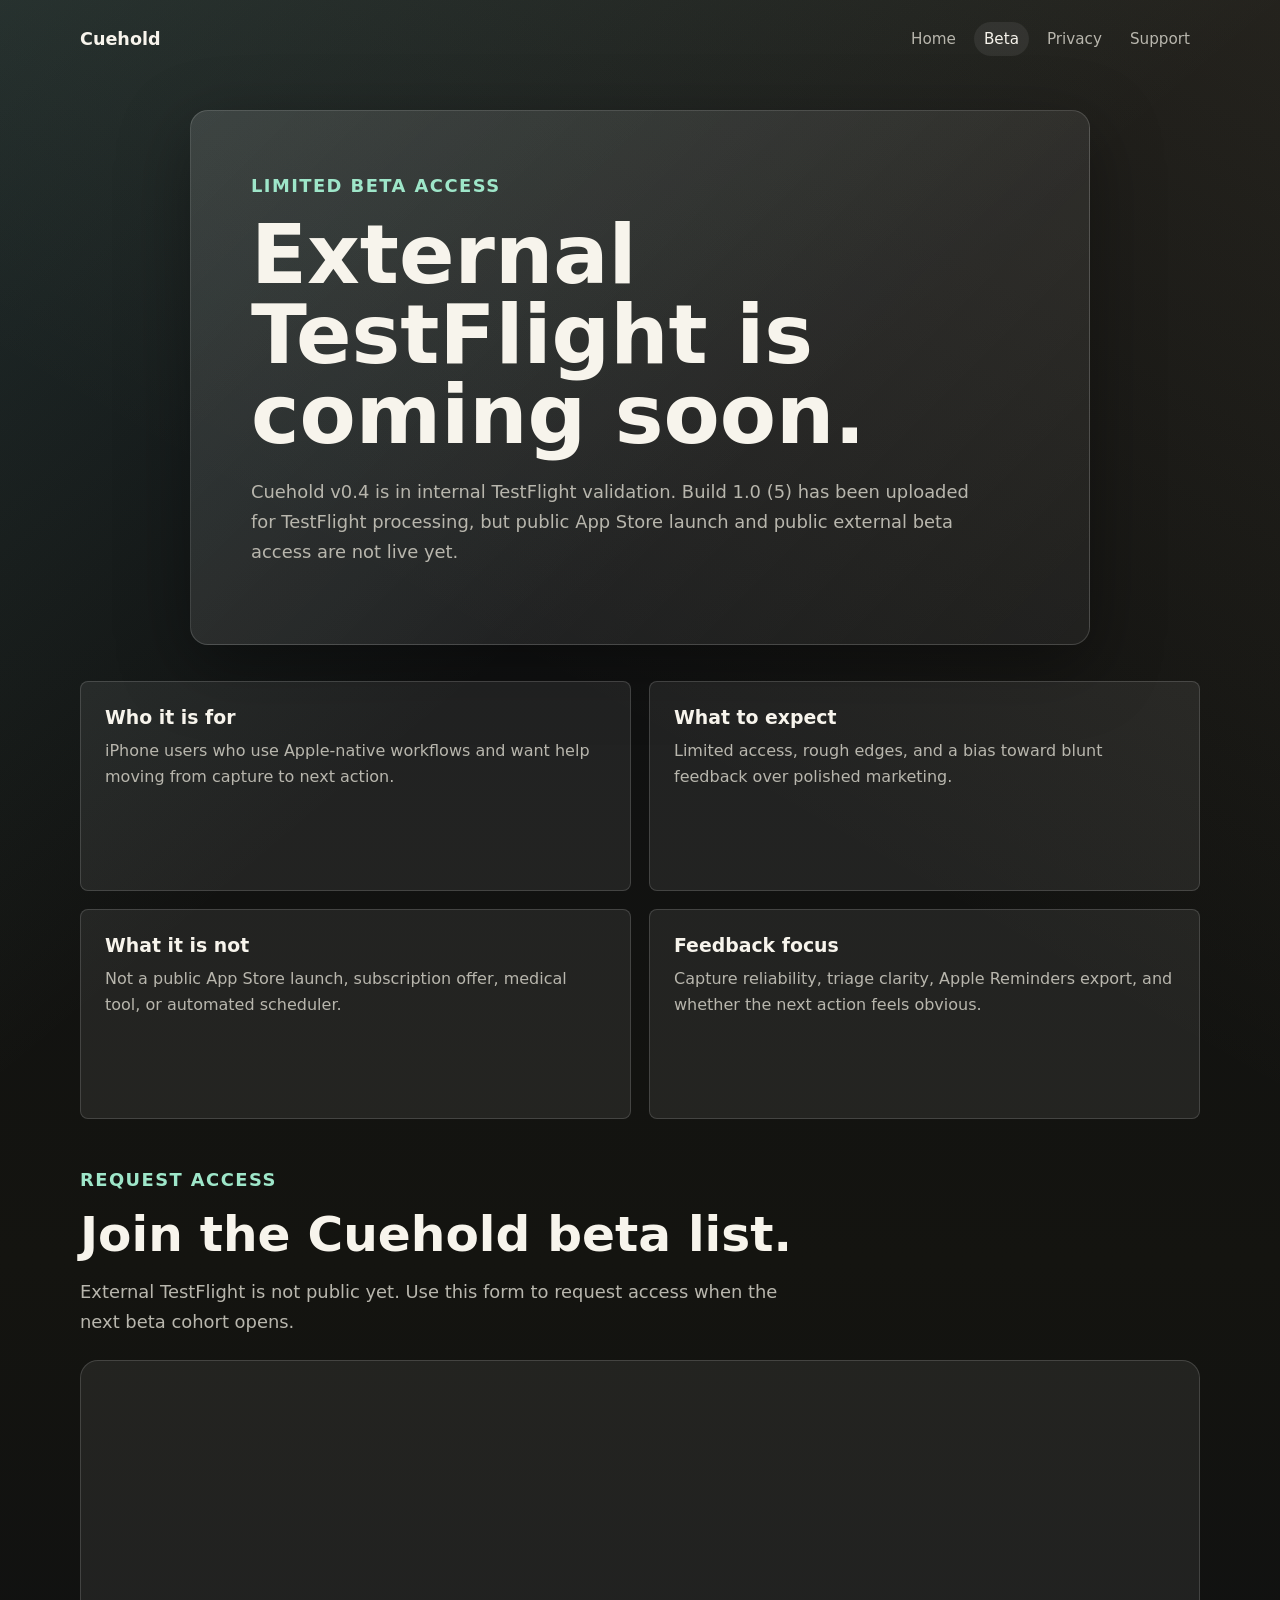
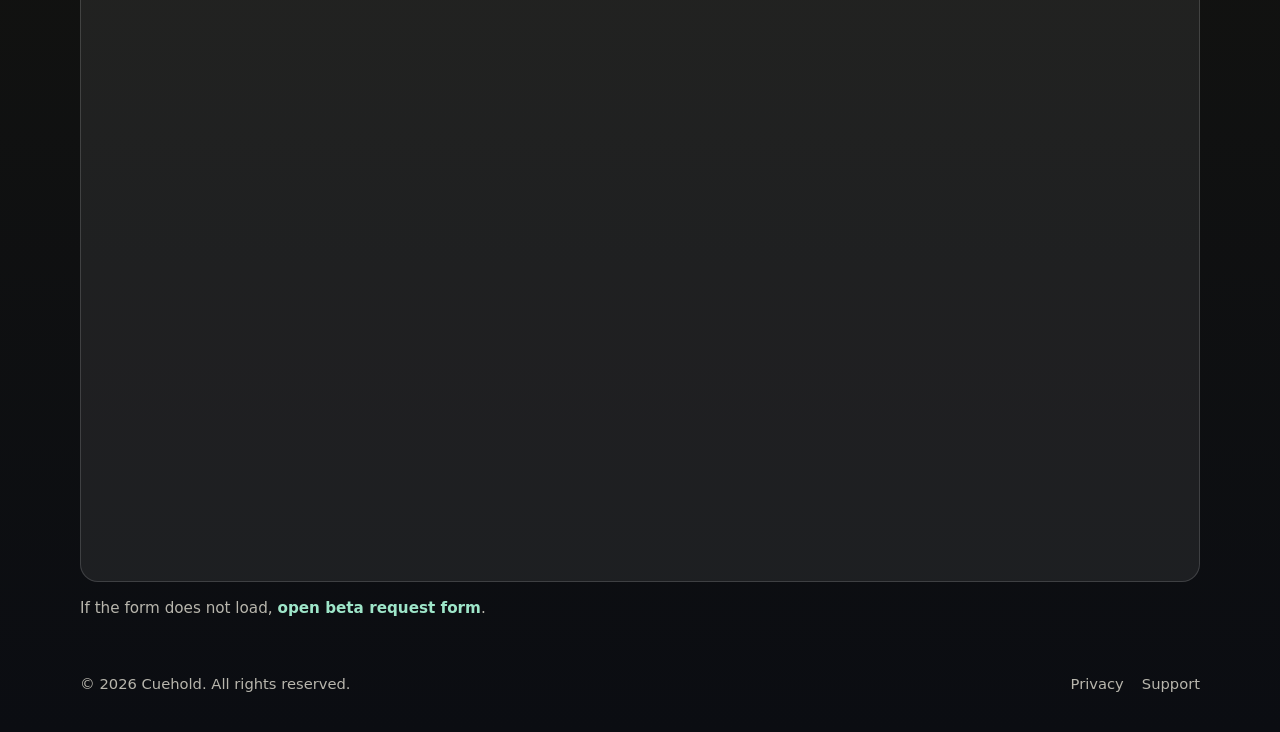
<file: beta.html>
<!doctype html>
<html lang="en-AU">
<head>
  <meta charset="utf-8" />
  <meta name="viewport" content="width=device-width, initial-scale=1" />
  <title>Beta Access — Cuehold</title>
  <meta name="description" content="Request limited beta access for Cuehold. Internal TestFlight is active; external beta access is coming soon." />
  <meta name="theme-color" content="#0b0d12" />
  <meta property="og:title" content="Cuehold Beta Access" />
  <meta property="og:description" content="Internal TestFlight is active. External beta access is coming soon." />
  <meta property="og:type" content="website" />
  <meta property="og:url" content="https://dillonmonop.github.io/cuehold/beta.html" />
  <link rel="canonical" href="https://dillonmonop.github.io/cuehold/beta.html" />
  <link rel="stylesheet" href="styles.css" />
</head>

<body>
  <header class="site-header">
    <a class="logo" href="index.html" aria-label="Cuehold home">Cuehold</a>

    <nav class="nav" aria-label="Primary">
      <a href="index.html">Home</a>
      <a href="beta.html" aria-current="page">Beta</a>
      <a href="privacy.html">Privacy</a>
      <a href="support.html">Support</a>
    </nav>
  </header>

  <main>
    <section class="page-hero">
      <p class="eyebrow">Limited beta access</p>
      <h1>External TestFlight is coming soon.</h1>
      <p>
        Cuehold v0.4 is in internal TestFlight validation. Build 1.0 (5) has been
        uploaded for TestFlight processing, but public App Store launch and public
        external beta access are not live yet.
      </p>
    </section>

    <section class="section compact">
      <div class="cards two">
        <article class="card">
          <h3>Who it is for</h3>
          <p>iPhone users who use Apple-native workflows and want help moving from capture to next action.</p>
        </article>

        <article class="card">
          <h3>What to expect</h3>
          <p>Limited access, rough edges, and a bias toward blunt feedback over polished marketing.</p>
        </article>

        <article class="card">
          <h3>What it is not</h3>
          <p>Not a public App Store launch, subscription offer, medical tool, or automated scheduler.</p>
        </article>

        <article class="card">
          <h3>Feedback focus</h3>
          <p>Capture reliability, triage clarity, Apple Reminders export, and whether the next action feels obvious.</p>
        </article>
      </div>
    </section>

    <section class="section compact" aria-labelledby="beta-form-heading">
      <div class="section-heading">
        <p class="eyebrow">Request access</p>
        <h2 id="beta-form-heading">Join the Cuehold beta list.</h2>
        <p>
          External TestFlight is not public yet. Use this form to request access
          when the next beta cohort opens.
        </p>
      </div>

      <div class="form-card">
        <iframe
          data-tally-src="https://tally.so/embed/dWzORN?alignLeft=1&hideTitle=1&transparentBackground=1&dynamicHeight=1"
          loading="lazy"
          width="100%"
          height="820"
          frameborder="0"
          marginheight="0"
          marginwidth="0"
          title="Cuehold Beta Request">
        </iframe>
      </div>
      <p class="form-fallback">
        If the form does not load, <a href="https://tally.so/r/dWzORN">open beta request form</a>.
      </p>
    </section>
  </main>

  <footer class="site-footer">
    <span>© 2026 Cuehold. All rights reserved.</span>
    <div>
      <a href="privacy.html">Privacy</a>
      <a href="support.html">Support</a>
    </div>
  </footer>

  <script>
    var d = document;
    var w = "https://tally.so/widgets/embed.js";
    var v = function () {
      if (typeof Tally !== "undefined") {
        Tally.loadEmbeds();
      } else {
        d.querySelectorAll("iframe[data-tally-src]:not([src])").forEach(function (e) {
          e.src = e.dataset.tallySrc;
        });
      }
    };

    if (typeof Tally !== "undefined") {
      v();
    } else if (d.querySelector('script[src="' + w + '"]') == null) {
      var s = d.createElement("script");
      s.src = w;
      s.onload = v;
      s.onerror = v;
      d.body.appendChild(s);
    }
  </script>
</body>
</html>
</file>
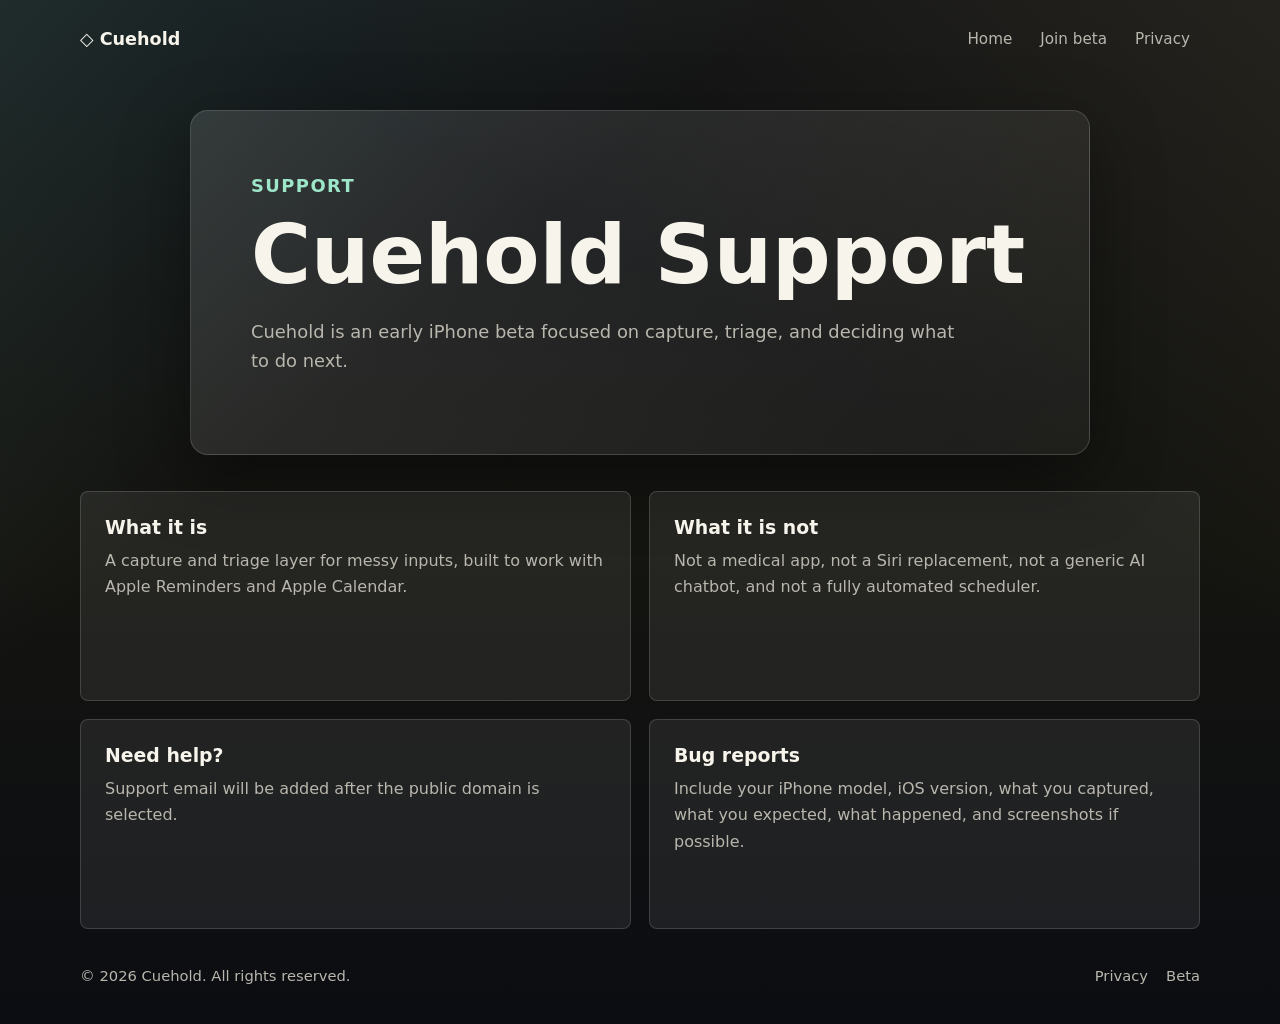
<file: support.html>
<!doctype html>
<html lang="en-AU">
<head>
  <meta charset="utf-8" />
  <meta name="viewport" content="width=device-width, initial-scale=1" />
  <title>Support — Cuehold</title>
  <meta name="description" content="Support information for the Cuehold private beta." />
  <link rel="stylesheet" href="styles.css" />
</head>

<body>
  <header class="site-header">
    <a class="logo" href="index.html">
      <span class="logo-mark">◇</span>
      <span>Cuehold</span>
    </a>

    <nav class="nav">
      <a href="index.html">Home</a>
      <a href="beta.html">Join beta</a>
      <a href="privacy.html">Privacy</a>
    </nav>
  </header>

  <main>
    <section class="page-hero">
      <p class="eyebrow">Support</p>
      <h1>Cuehold Support</h1>
      <p>
        Cuehold is an early iPhone beta focused on capture, triage, and deciding what to do next.
      </p>
    </section>

    <section class="section compact">
      <div class="cards two">
        <article class="card">
          <h3>What it is</h3>
          <p>A capture and triage layer for messy inputs, built to work with Apple Reminders and Apple Calendar.</p>
        </article>

        <article class="card">
          <h3>What it is not</h3>
          <p>Not a medical app, not a Siri replacement, not a generic AI chatbot, and not a fully automated scheduler.</p>
        </article>

        <article class="card">
          <h3>Need help?</h3>
          <p>Support email will be added after the public domain is selected.</p>
        </article>

        <article class="card">
          <h3>Bug reports</h3>
          <p>Include your iPhone model, iOS version, what you captured, what you expected, what happened, and screenshots if possible.</p>
        </article>
      </div>
    </section>
  </main>

  <footer class="site-footer">
    <span>© 2026 Cuehold. All rights reserved.</span>
    <div>
      <a href="privacy.html">Privacy</a>
      <a href="beta.html">Beta</a>
    </div>
  </footer>
</body>
</html>
</file>
<file: styles.css>
:root {
  --bg: #0b0d12;
  --panel: rgba(255, 255, 255, 0.075);
  --panel-strong: rgba(255, 255, 255, 0.11);
  --text: #f7f4ec;
  --muted: #b8b6ad;
  --line: rgba(255, 255, 255, 0.15);
  --accent: #9ee6c9;
  --accent-strong: #f1d27a;
  --max: 1120px;
  --radius-xl: 18px;
  --radius-lg: 8px;
}

* {
  box-sizing: border-box;
}

html {
  scroll-behavior: smooth;
}

body {
  margin: 0;
  overflow-x: hidden;
  min-height: 100vh;
  font-family: Inter, ui-sans-serif, system-ui, -apple-system, BlinkMacSystemFont, "SF Pro Display", "Segoe UI", sans-serif;
  color: var(--text);
  background:
    linear-gradient(140deg, rgba(158, 230, 201, 0.14), transparent 32%),
    linear-gradient(210deg, rgba(241, 210, 122, 0.11), transparent 36%),
    linear-gradient(180deg, #0b0d12 0%, #141410 54%, #0b0d12 100%);
}

a {
  color: inherit;
  text-decoration: none;
}

a:focus-visible,
button:focus-visible {
  outline: 3px solid var(--accent);
  outline-offset: 4px;
}

.site-header,
.hero,
.page-hero,
.section,
.split,
.cta,
.site-footer {
  width: min(var(--max), calc(100% - 40px));
  margin-left: auto;
  margin-right: auto;
}

.site-header {
  padding: 22px 0;
  display: flex;
  align-items: center;
  justify-content: space-between;
  gap: 20px;
}

.logo {
  flex: 0 0 auto;
  font-weight: 900;
  font-size: 1.1rem;
  letter-spacing: 0;
}

.nav {
  display: flex;
  flex-wrap: wrap;
  justify-content: flex-end;
  gap: 8px;
  color: var(--muted);
  font-size: 0.95rem;
}

.nav a {
  padding: 8px 10px;
  border-radius: 999px;
}

.nav a:hover,
.nav a[aria-current="page"] {
  color: var(--text);
  background: rgba(255, 255, 255, 0.07);
}

.hero,
.page-hero {
  margin-top: 32px;
  padding: 60px;
  border: 1px solid var(--line);
  border-radius: var(--radius-xl);
  background: linear-gradient(135deg, rgba(255, 255, 255, 0.12), rgba(255, 255, 255, 0.045));
  box-shadow: 0 22px 70px rgba(0, 0, 0, 0.36);
}

.hero-inner {
  display: grid;
  grid-template-columns: minmax(0, 1fr) minmax(260px, 360px);
  align-items: center;
  gap: 44px;
}

.hero-copy {
  min-width: 0;
}

.phone-preview {
  margin: 0;
  justify-self: center;
  width: min(100%, 340px);
  padding: 10px;
  border: 1px solid rgba(255, 255, 255, 0.2);
  border-radius: 42px;
  background:
    linear-gradient(180deg, rgba(255, 255, 255, 0.16), rgba(255, 255, 255, 0.045)),
    rgba(0, 0, 0, 0.32);
  box-shadow: 0 30px 80px rgba(0, 0, 0, 0.46);
}

.phone-preview img {
  display: block;
  width: 100%;
  height: auto;
  border: 1px solid rgba(255, 255, 255, 0.14);
  border-radius: 34px;
  background: #050609;
}

.phone-preview img {
  max-height: 680px;
  object-fit: cover;
  object-position: top;
}

.page-hero {
  max-width: 900px;
}

.eyebrow {
  margin: 0 0 14px;
  color: var(--accent);
  font-size: 0.78rem;
  font-weight: 900;
  letter-spacing: 0.08em;
  text-transform: uppercase;
}

h1,
h2,
h3,
p {
  margin-top: 0;
}

h1 {
  max-width: 920px;
  margin-bottom: 22px;
  font-size: clamp(2.8rem, 6.4vw, 5.9rem);
  line-height: 0.98;
  letter-spacing: 0;
}

h2 {
  margin-bottom: 18px;
  font-size: clamp(2rem, 3.8vw, 3.45rem);
  line-height: 1.04;
  letter-spacing: 0;
}

h3 {
  margin-bottom: 10px;
  font-size: 1.18rem;
  letter-spacing: 0;
}

p {
  color: var(--muted);
  line-height: 1.65;
}

.hero-text,
.page-hero p,
.section-heading p {
  max-width: 720px;
  font-size: 1.12rem;
}

.hero-actions {
  display: flex;
  flex-wrap: wrap;
  gap: 14px;
  margin-top: 30px;
}

.button {
  display: inline-flex;
  align-items: center;
  justify-content: center;
  min-height: 48px;
  padding: 0 20px;
  border-radius: 999px;
  font-weight: 900;
}

.primary {
  color: #11130f;
  background: linear-gradient(135deg, #ffffff, var(--accent));
}

.secondary {
  border: 1px solid var(--line);
  background: rgba(255, 255, 255, 0.06);
}

.trust-note {
  margin-top: 18px;
  margin-bottom: 0;
  font-size: 0.95rem;
}

.section {
  padding: 72px 0 10px;
}

.section.compact {
  padding-top: 36px;
}

.section-heading {
  margin-bottom: 24px;
}

.cards {
  display: grid;
  grid-template-columns: repeat(3, minmax(0, 1fr));
  gap: 18px;
}

.cards.two {
  grid-template-columns: repeat(2, minmax(0, 1fr));
}

.compact-cards .card {
  min-height: 0;
}

.example-cards h3 {
  color: var(--text);
}

.persona-cards strong {
  color: var(--text);
}

.card {
  min-height: 210px;
  padding: 24px;
  border: 1px solid var(--line);
  border-radius: var(--radius-lg);
  background: var(--panel);
}

.card p:last-child {
  margin-bottom: 0;
}

.number {
  margin-bottom: 24px;
  color: var(--accent-strong);
  font-weight: 900;
}

.form-card {
  overflow: hidden;
  border: 1px solid var(--line);
  border-radius: var(--radius-xl);
  background: rgba(255, 255, 255, 0.07);
}

.form-card iframe {
  display: block;
  width: 100%;
  border: 0;
}

.form-fallback {
  margin-top: 14px;
  font-size: 0.95rem;
}

.form-fallback a {
  color: var(--accent);
  font-weight: 800;
}

.screenshot-strip {
  display: grid;
  grid-template-columns: repeat(3, minmax(0, 315px));
  gap: 18px;
  align-items: start;
  justify-content: center;
}

.screenshot-card {
  margin: 0;
  width: 100%;
  padding: 12px 12px 18px;
  border: 1px solid var(--line);
  border-radius: var(--radius-xl);
  background:
    linear-gradient(180deg, rgba(255, 255, 255, 0.12), rgba(255, 255, 255, 0.045)),
    rgba(0, 0, 0, 0.28);
  box-shadow: 0 22px 70px rgba(0, 0, 0, 0.28);
}

.screenshot-card img {
  display: block;
  width: min(100%, 285px);
  height: auto;
  margin: 0 auto;
  object-fit: contain;
  object-position: top;
  border: 1px solid rgba(255, 255, 255, 0.14);
  border-radius: 28px;
  background: #050609;
}

.screenshot-card figcaption {
  margin-top: 14px;
  color: var(--muted);
  font-size: 0.98rem;
  font-weight: 800;
  line-height: 1.45;
}

.split {
  margin-top: 40px;
  padding: 40px;
  display: grid;
  grid-template-columns: 0.92fr 1.08fr;
  gap: 42px;
  border: 1px solid var(--line);
  border-radius: var(--radius-xl);
  background: var(--panel-strong);
}

.split p:last-child {
  margin-bottom: 0;
}

.plain-list {
  margin: 0;
  padding-left: 20px;
  color: var(--muted);
  line-height: 1.65;
}

.plain-list li + li {
  margin-top: 8px;
}

.mini-grid {
  display: grid;
  grid-template-columns: repeat(2, minmax(0, 1fr));
  gap: 14px;
  margin: 24px 0;
}

.mini-grid article {
  padding: 18px;
  border: 1px solid var(--line);
  border-radius: var(--radius-lg);
  background: rgba(255, 255, 255, 0.06);
}

.mini-grid h3 {
  font-size: 1rem;
}

.mini-grid p {
  margin-bottom: 0;
  font-size: 0.95rem;
}

.site-footer {
  padding: 28px 0 40px;
  display: flex;
  justify-content: space-between;
  gap: 20px;
  color: var(--muted);
  font-size: 0.92rem;
}

.site-footer div {
  display: flex;
  gap: 18px;
}

@media (max-width: 860px) {
  .site-header {
    align-items: flex-start;
    flex-direction: column;
  }

  .nav {
    justify-content: flex-start;
  }

  .hero,
  .page-hero,
  .split {
    padding: 32px 22px;
  }

  .hero-inner {
    grid-template-columns: 1fr;
  }

  .phone-preview {
    width: min(100%, 290px);
  }

  .phone-preview img {
    max-height: 590px;
  }

  .cards,
  .cards.two,
  .screenshot-strip,
  .mini-grid,
  .split {
    grid-template-columns: 1fr;
  }

  .screenshot-card {
    max-width: 315px;
    width: 100%;
    justify-self: center;
  }

  .screenshot-card img {
    width: min(100%, 285px);
  }

  .card {
    min-height: 0;
  }

  h1 {
    font-size: clamp(2.55rem, 12vw, 4.6rem);
  }

  .site-footer {
    flex-direction: column;
  }
}

@media (max-width: 460px) {
  .site-header,
  .hero,
  .page-hero,
  .section,
  .split,
  .site-footer {
    width: min(var(--max), calc(100% - 28px));
  }

  .button {
    width: 100%;
  }

  .hero-actions {
    width: 100%;
  }
}
</file>
